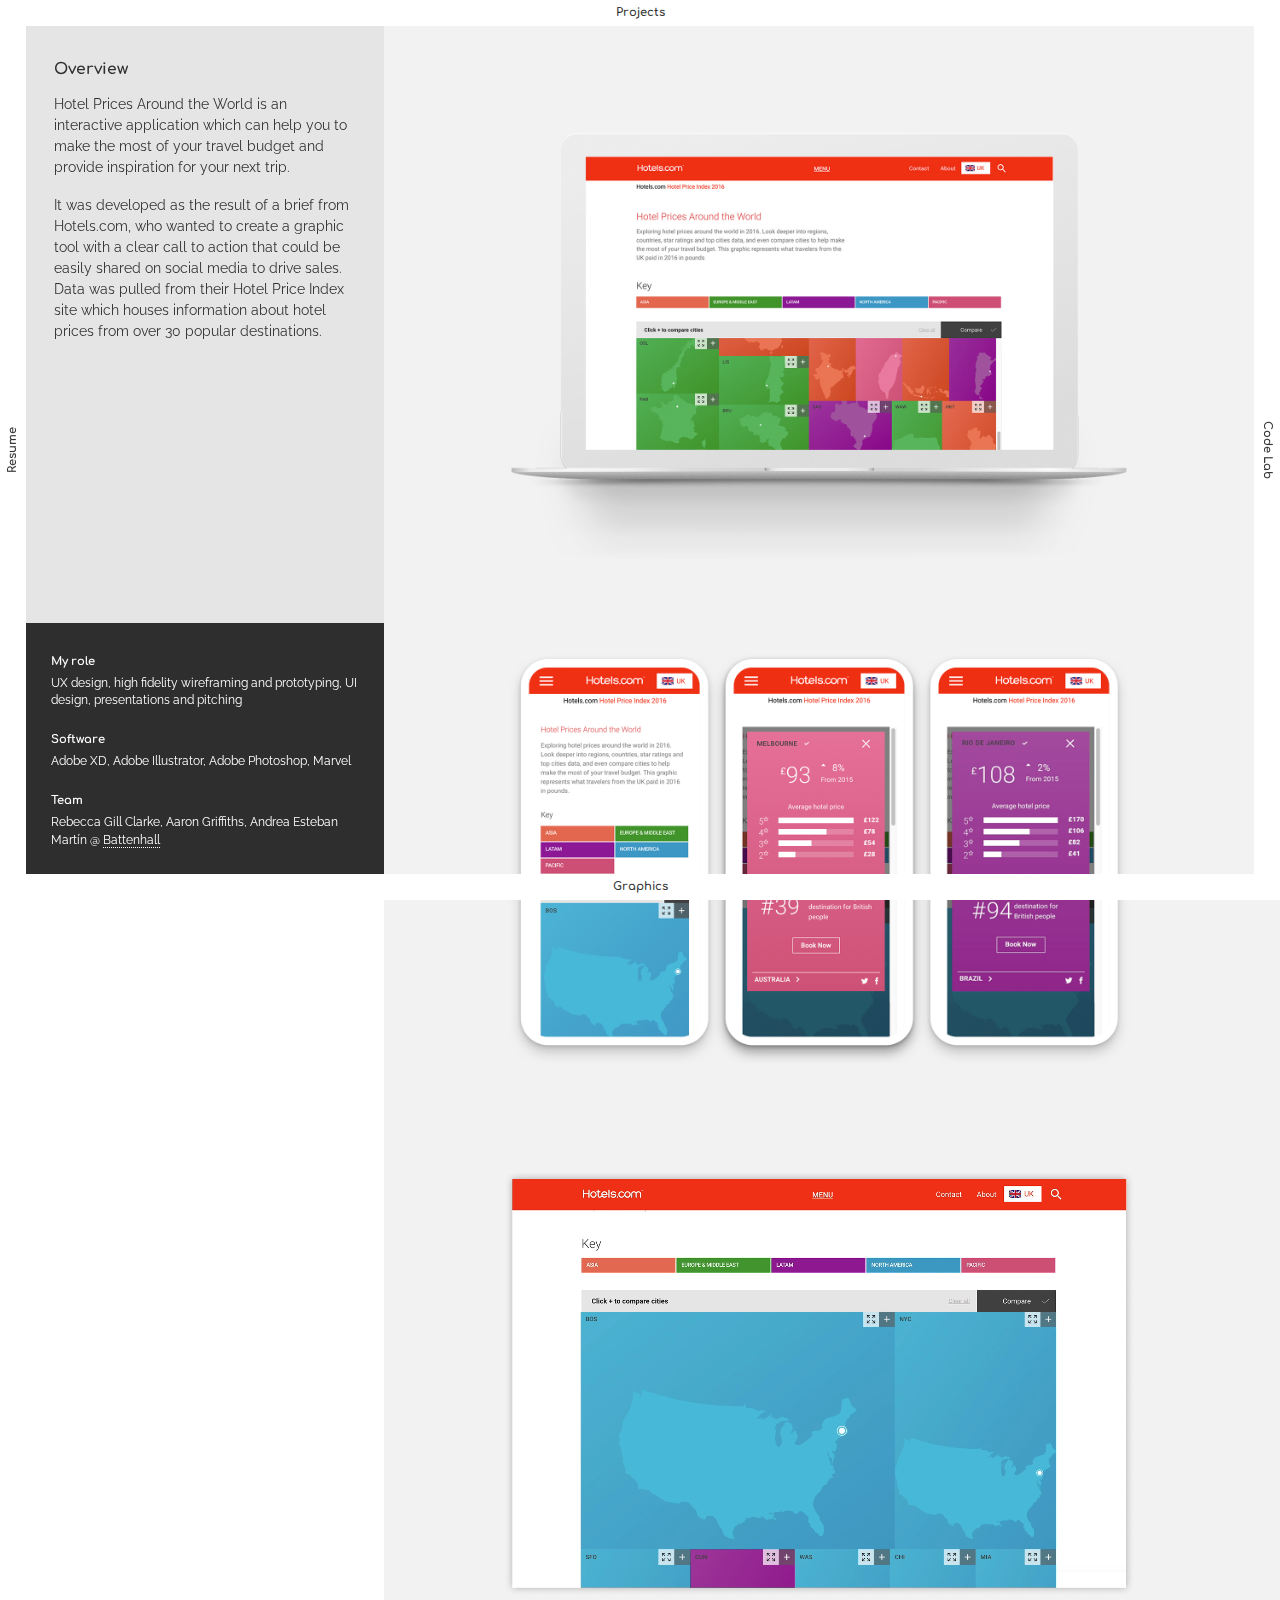
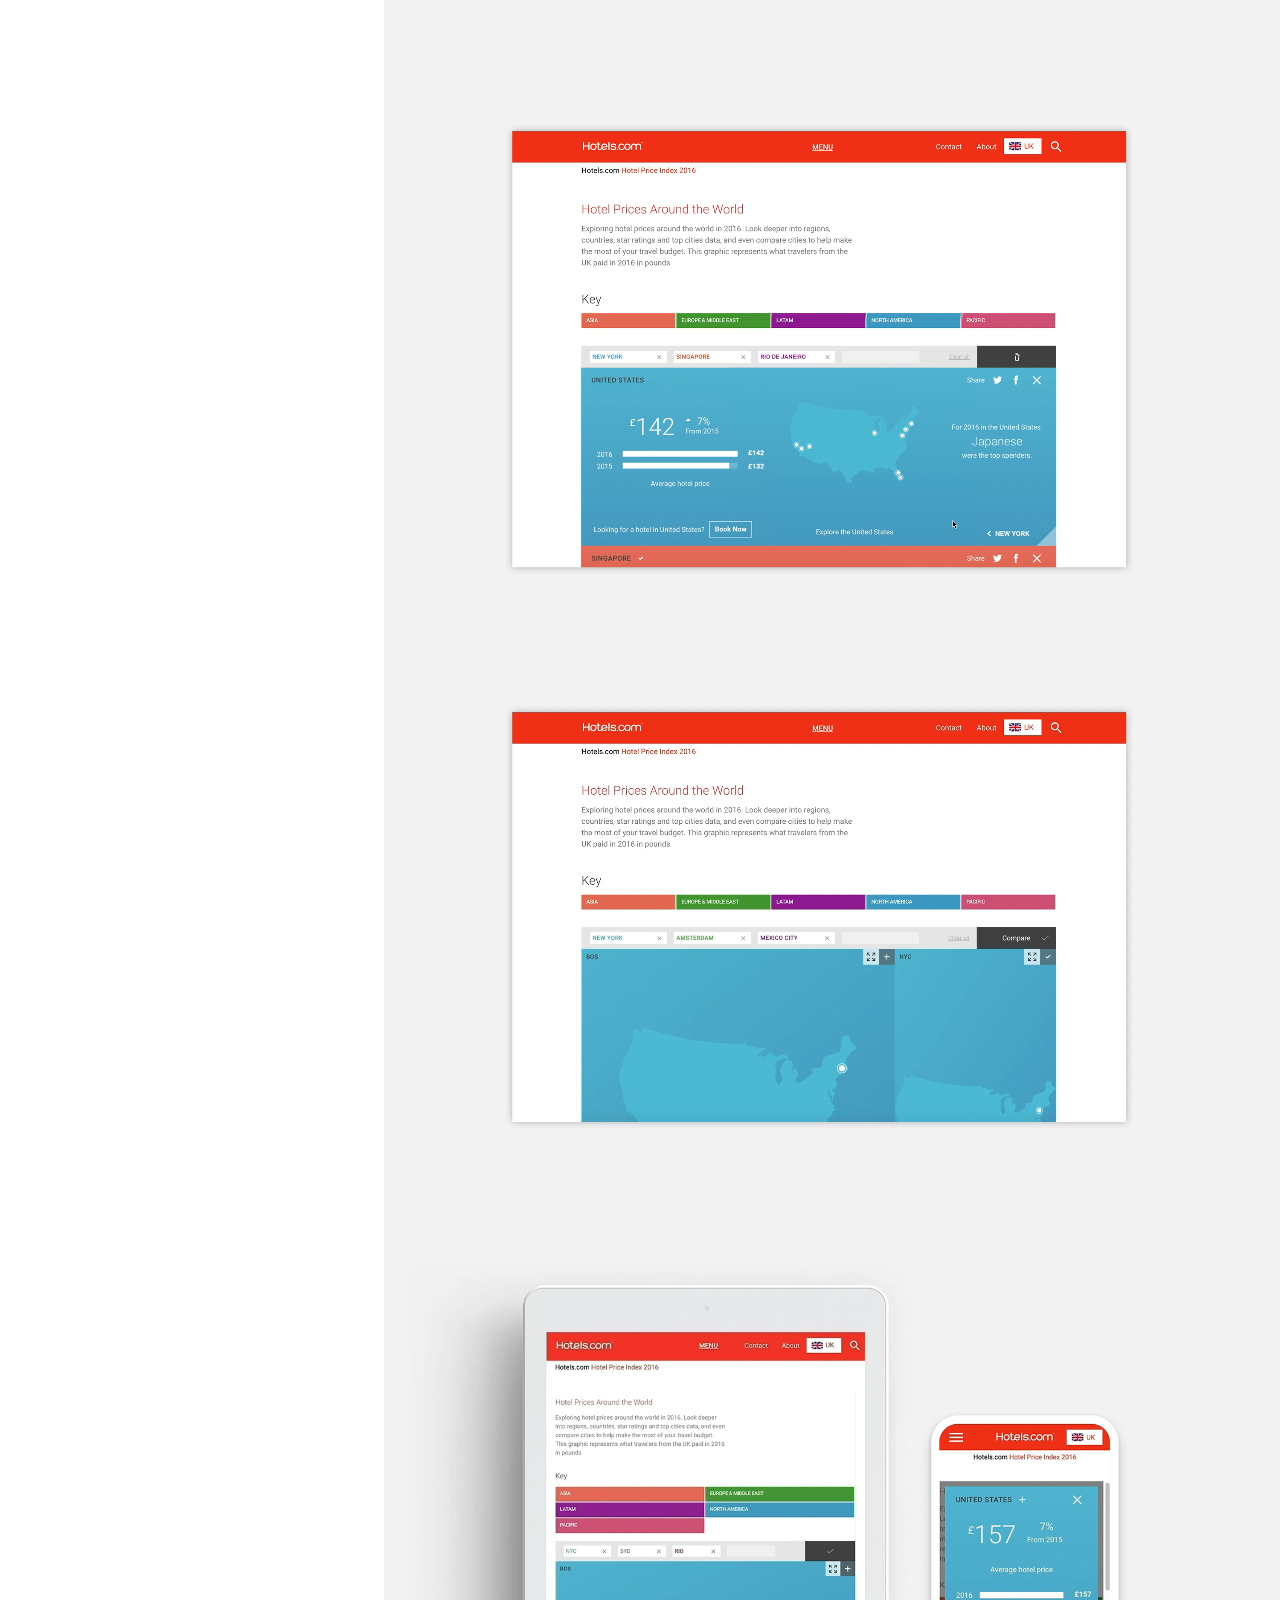
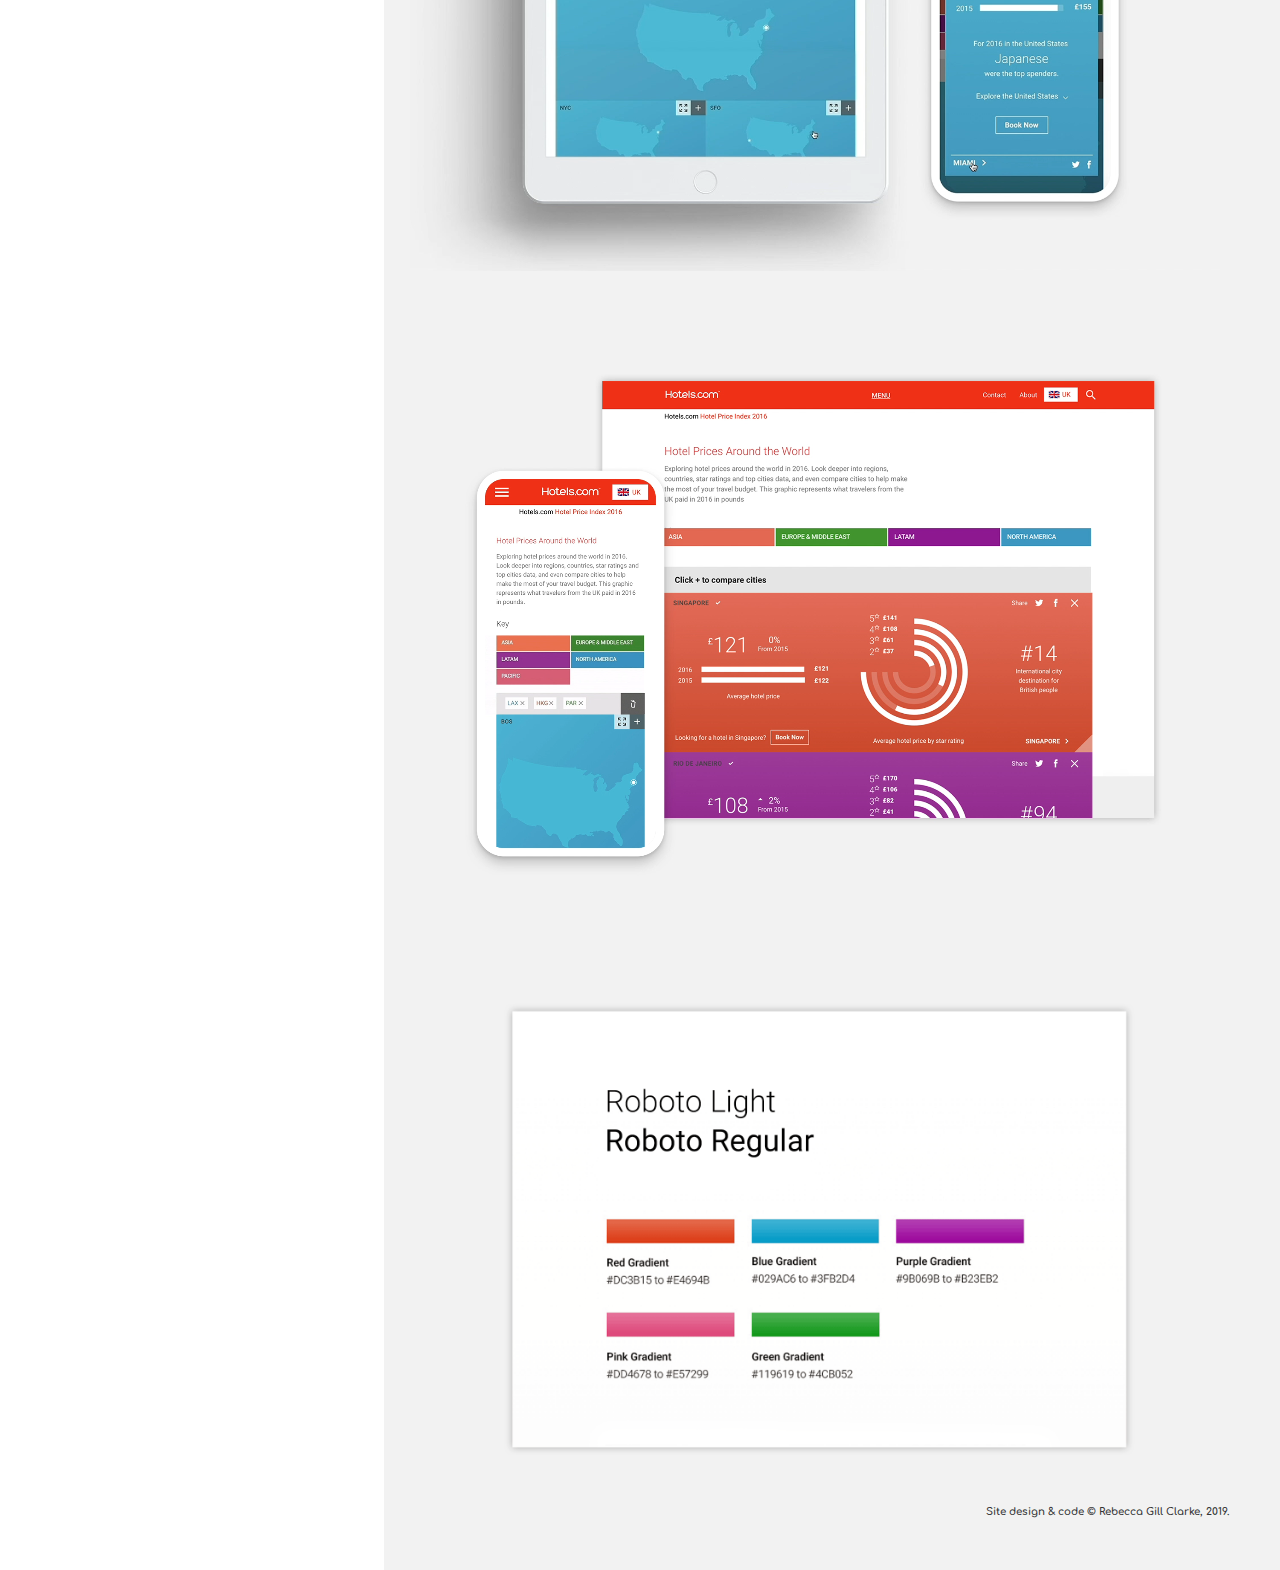
<file: hotel-prices.html>
<!DOCTYPE html>
<html>
  <head>
    <title>Hotel Prices Around the World</title>
	<link href="https://fonts.googleapis.com/css?family=Comfortaa:700|Raleway:300,400,500" rel="stylesheet">
    <link rel="stylesheet" type="text/css" href="./style/reset.css">
    <link rel="stylesheet" type="text/css" href="./style/style.css">
    <link rel="shortcut icon" type="image/x-icon" href="./style/img/madspesh_favicon.ico">
    <meta charset="UTF-8" name="viewport" content="width=device-width, initial-scale=1.0">
    
    <!-- Global site tag (gtag.js) - Google Analytics -->
	<script async src="https://www.googletagmanager.com/gtag/js?id=UA-108081562-2"></script>
	<script>
	  window.dataLayer = window.dataLayer || [];
	  function gtag(){dataLayer.push(arguments);}
	  gtag('js', new Date());

	  gtag('config', 'UA-108081562-2');
	</script>

  </head>
  <body>




  	<div class="navigation">
  		<div class="navigation_top">
  			<h4><a href="index.html">Projects</a></h4>
  		</div>
  		<div class="navigation_right">
  			<h4><a href="laboratory.html">Code Lab</a></h4>
  		</div>
   		<div class="navigation_bottom">
  			<h4><a href="graphics.html">Graphics</a></h4>
  		</div>
  		<div class="navigation_left">
  			<h4><a target="_blank" href="https://madspesh.me/style/img/RebeccaGillClarke_Resume.pdf">Resume</a></h4>
  		</div>
   	</div>




   	<div class="mobile">
   		<div class="mobile_centred">
			<p class="lab_title" style="text-align: center; font-size: 2.5em;">Welcome <span role="image" aria-label="wave">👋</span></p>
			<p class="main_description" style="text-align: center; font-size: 1.9em; line-height: 1.5em;">I'm still working on the mobile experience of my site, so please view on a desktop for now. Thank you for your patience!</p>
	  	</div>
  	</div>
  	



	<div class="container">

	  	<div class="column_container">
		  	<div class="project_blurb">
		  		<div id="project_description">
		  			<h3>Overview</h3>
				  	<p>Hotel Prices Around the World is an interactive application which can help you to make the most of your travel budget and provide inspiration for your next trip.</p>
				  	<hr>
				  	<p>It was developed as the result of a brief from Hotels.com, who wanted to create a graphic tool with a clear call to action that could be easily shared on social media to drive sales. Data was pulled from their Hotel Price Index site which houses information about hotel prices from over 30 popular destinations.</p>
			  	</div>
			  	<div class="project_title">
			  		<h4>My role</h4>
			  		<h5>UX design, high fidelity wireframing and prototyping, UI design, presentations and pitching</h5>
			  		<br>
			  		<h4>Software</h4>
			  		<h5>Adobe XD, Adobe Illustrator, Adobe Photoshop, Marvel</h5>
			  		<br>
			  		<h4>Team</h4>
			  		<h5>Rebecca Gill Clarke, Aaron Griffiths, Andrea Esteban Martín @ <a class="link_dotted_light" target="_blank" href="https://battenhall.net/">Battenhall</a></h5>
			  	</div>
			</div>




		  	<div class="project_blurb_empty">
			</div
			><div class="project_imagery">
		  		<div class="image_description">
		  			<h3>Overview</h3>
				  	<p>Hotel Prices Around the World is an interactive application which can help you to make the most of your travel budget and provide inspiration for your next trip.</p>
				  	<hr>
				  	<p>It was developed as the result of a brief from Hotels.com, who wanted to create a graphic tool with a clear call to action that could be easily shared on social media to drive sales. Data was pulled from their Hotel Price Index site which houses information about hotel prices from over 30 popular destinations.</p>
				</div>
				<div class="">
			  		<img src="./style/img/hotelprices_macbook.jpg" alt="Desktop View">
				</div>


		  		<div class="image_description">
		  			<h3>Challenge</h3>
				  	<p>Our challenge was to find a creative way of showcasing all of this information in a way that would engage rather than overwhelm the user. The product needed to be functional across all devices and able to be easily updated by the Hotels.com team.</p>
				  	<hr>
				  	<p>It also needed to be built and adapted for thirteen different countries, taking into account the varying data reports, language translations and currency exchange of each country.</p>
				</div>
			  	<div class="">
			  		<img src="./style/img/hotelprices_mobile_1.jpg" alt="Phone View">
			  	</div>


		  		<div class="image_description">
		  			<h3>Interface</h3>
				  	<p>On page load, users are presented with a colour-coded key which they can use to filter cities by regions such as Asia, Europe and North America. A comparison toolbar allows users to weigh up the price differences between up to four cities. Cities are added to the toolbar by clicking the plus icon.</p>
				  	<hr>
				  	<p>Next to the plus icon is an expand symbol which activates each city’s individual data card. The city squares are organised by average hotel price, with the most expensive city being the first and largest square.</p>
				</div>
			  	<div class="">
					<video autoplay="autoplay" loop="loop" class="video_1">
	            		<source src="./style/img/hotelprices_desktop_scroll.mp4" type="video/mp4">
	          			Your browser does not support the video tag.
	          		</video>
	   		  	</div>


		  		<div class="image_description">
		  			<h3>Cards</h3>
				  	<p>The expanded city data cards are actually double-sided, with city info on one side and country info on the other. The city side features useful stats such as average hotel price, average prices by star rating, and annual percentage rises/falls.</p>
				  	<hr>
				  	<p>The country side highlights hotel prices and percentage rises/falls of the overall country, but the desktop version also incorporates a map which users can hover over to explore other cities in that country. On mobile, the map is simplified to a dropdown menu.</p>
				</div>
				<div class="">
					<video autoplay="autoplay" loop="loop" class="video_1">
	            		<source src="./style/img/hotelprices_desktop_hover.mp4" type="video/mp4">
	          			Your browser does not support the video tag.
	          		</video>
	   		  	</div>


		  		<div class="image_description">
		  			<h3>Compare</h3>
				  	<p>The comparison bar allows users to view their chosen city cards in a scrollable list format. Individual cards can be removed from the list by clicking the X icon. Additionally, users can flip to the country side of their cards whilst still in comparison mode, and use the map to continue exploring other cities.</p>
				  	<hr>
				  	<p>To start over, the user can delete cards one-by-one or click the trash icon to return to the bar’s original state. The bar is preloaded with empty segments so the user knows how many cities they can compare.</p>
				</div>
				<div class="">
					<video autoplay="autoplay" loop="loop" class="video_1">
	            		<source src="./style/img/hotelprices_desktop_compare.mp4" type="video/mp4">
	          			Your browser does not support the video tag.
	          		</video>
	   		  	</div>


		  		<div class="image_description">
		  			<h3>Transitions</h3>
				  	<p>The data cards feature some interesting UI transitions; on desktop, the city side of the card swipes to the left and the country card slides in from the right, whilst on mobile the card literally flips over to reveal the country data on the other side.</p>
				  	<hr>
				  	<p>In comparison mode on mobile, we integrated a Tinder-style swiping transition which allows users to swipe left and right through their selection of cities, whilst still being able to flip cards over to view the country side if needed.</p>
				</div>
			  	<div class="">
					<video autoplay="autoplay" loop="loop" class="video_1">
	            		<source src="./style/img/hotelprices_video_3.mp4" type="video/mp4">
	          			Your browser does not support the video tag.
	          		</video>
	   		  	</div>


		  		<div class="image_description">
		  			<h3>Interactions</h3>
				  	<p>The comparison bar also uses sliding and fading transitions when adding cities, comparing and clearing the bar. These subtle animations help to enhance basic interactions and makes the user experience feel smoother.</p>
				  	<hr>
				  	<p>Classic bar charts were used to represent hotel price stats as well as more unusual visualisations, such as the circular graphic used for the ‘average hotel price by star rating’ data.</p>
				</div>
			  	<div class="">
					<video autoplay="autoplay" loop="loop" class="video_1">
	            		<source src="./style/img/hotelprices_video_4.mp4" type="video/mp4">
	          			Your browser does not support the video tag.
	          		</video>
	   		  	</div>


				<div class="image_description">
		  			<h3>Design Guide</h3>
				  	<p>We selected five hues from the Hotels.com brand palette to create the regional colour-coded key. Each region’s colour is used boldly across the interactive, from the individual city squares to the data cards, in order to create an easily understood visual system.</p>
				  	<hr>
				  	<p>The city squares use a diagonal gradient to allow cities from the same region to sit next to each other without blending into one block. We adhered to brand guidelines by using Roboto as our chosen typeface, but we designed a unique icon set and vector maps for each city.</p>
				</div>
			  	<div class="">
			  		<img src="./style/img/hotelprices_styleguide.gif" alt="Design Guide">
			  	</div>


			  	<br>


			  	<div class="copyright_right_align">
			  		<h6>Site design & code © Rebecca Gill Clarke, 2019.</h6>
			  	</div>
		  	</div>
		</div>

	<div class="container">




  <script src="js/jquery-3.3.1.min.js"></script>
  <script src='js/script.js'></script>
  </body>
 </html>
</file>
<file: style/style.css>
/*	-------------	FONTS	-------------	*/

html {
	font-size: calc(0.4em + 0.5vw);
	background-color: rgba(0, 0, 0, 0.8);
}

body {
	font-family: 'Raleway', sans-serif;
	font-weight: 400;
	font-size: 1em;
	line-height: 1.4em;
	color: rgba(0, 0, 0, 0.8);
	background-color: rgba(255, 255, 255, 1);
}

.italic {
	font-style: italic;
}

h1 {
	font-family: 'Comfortaa', sans-serif;
	font-weight: 400;
	font-size: 3.4em;
	line-height: 1.5em;
}

h2 {
	font-family: 'Comfortaa', sans-serif;
	font-weight: 400;
	font-size: 2em;
	line-height: 1.5em;
}

h3 {
	font-family: 'Comfortaa', sans-serif;
	font-weight: 700;
	font-size: 1.1em;
	line-height: 2em;
	padding-bottom: 0.6em;
}

h4 {
	font-family: 'Comfortaa', sans-serif;
	font-weight: 700;
	font-size: 0.9em;
	line-height: 2.25em;
}

h5 {
	font-family: 'Raleway', sans-serif;
	font-weight: 400;
	font-size: 0.9em;
	line-height: 1.5em;
}

h6 {
	font-family: 'Comfortaa', sans-serif;
	font-weight: 700;
	font-size: 0.8em;
	line-height: 1.5em;
}

.main_description {
	font-size: 1.2em;
	line-height: 1.5em;
	padding-top: 0.4em;
}

.overlay_title {
    font-family: 'Comfortaa', sans-serif;
	font-weight: 400;
	font-size: 2.5em;
	line-height: 1.5em;
}

.overlay_description {
	font-family: 'Raleway', sans-serif;
	font-weight: 400;
	font-size: 1.5em;
	line-height: 1.6em;
}

.main_about_title {
	font-family: 'Comfortaa', sans-serif;
	font-weight: 400;
	font-size: 1.5em;
	line-height: 3em;
}

.lab_title {
	font-family: 'Comfortaa', sans-serif;
	font-weight: 400;
	font-size: 1.5em;
	line-height: 1.7em;
}


/*	-------------	LINKS	-------------	*/

a {
	text-decoration: none;
	color: rgba(0, 0, 0, 0.8);
	cursor: pointer;
}

a:hover {
	color: rgba(0, 0, 0, 0.3);
	cursor: pointer;
}

a.link_dotted_light {
	color: rgba(255, 255, 255, 1);
	text-decoration: none;
	border-bottom: 1px dotted currentColor;
	cursor: pointer;
}

a.link_dotted_light:hover {
	color: rgba(255, 255, 255, 0.5);
	text-decoration: none;
	border-bottom: 1px dotted currentColor;
	cursor: pointer;
}

a.link_dotted_dark {
	color: rgba(0, 0, 0, 0.8);
	text-decoration: none;
	border-bottom: 1px dotted currentColor;
	cursor: pointer;
}

a.link_dotted_dark:hover {
	color: rgba(0, 0, 0, 0.3);
	text-decoration: none;
	border-bottom: 1px dotted currentColor;
	cursor: pointer;
}

a.link_project_1 {
	text-decoration: none;
	border-bottom: 2px dotted currentColor;
	cursor: pointer;
}

a.link_project_1:hover {
	color: #FF245E;
	cursor: pointer;
}

a.link_project_2 {
	text-decoration: none;
	border-bottom: 2px dotted currentColor;
	cursor: pointer;
}

a.link_project_2:hover {
	color: #029AC6;
	cursor: pointer;
}

a.link_project_3 {
	text-decoration: none;
	border-bottom: 2px dotted currentColor;
	cursor: pointer;
}

a.link_project_3:hover {
	color: #D42D17;
	cursor: pointer;
}

.lab_title_link {
	font-family: 'Comfortaa', sans-serif;
	font-weight: 400;
	font-size: 1.5em;
	line-height: 1.7em;	text-decoration: none;
	border-bottom: 1.5px dotted currentColor;
	cursor: pointer;
}


/*	-------------	BUTTONS	-------------	*/


.btn {
	border: none;
	font-family: 'Comfortaa', sans-serif;
	font-weight: 400;
	font-size: 1.5em;
	line-height: 1.7em;
	color: rgba(0, 0, 0, 0.8);
	background: none;
	cursor: pointer;
	padding: 14px 24px;
	display: inline-block;
	outline: none;
	position: relative;
	-webkit-transition: all 0.3s;
	-moz-transition: all 0.3s;
	transition: all 0.3s;
}

.btn-1 {
	border: 2px solid rgba(0, 0, 0, 0.8);
	color: rgba(0, 0, 0, 0.8);
}

.btn-1a:hover,
.btn-1a:active {
	color: #ffffff;
	background: rgba(0, 0, 0, 0.8);
}


/*	-------------	NAVIGATION	-------------	*/

.navigation_top {
	width: 100%;
	height: 2em;
	text-align: center;
	background-color: rgba(255, 255, 255, 1);
	position: fixed;
	z-index: 100;
}

.navigation_right {
	width: 100vh;
	height: 2em;
	text-align: center;
	background-color: rgba(255, 255, 255, 1);
    transform: rotate(90deg);
    transform-origin: left top;
	left: 100%;
	position: fixed;
	z-index: 100;
}

.navigation_bottom {
	width: 100%;
	height: 2em;
	text-align: center;
	background-color: rgba(255, 255, 255, 1);
	bottom: 0;
	position: fixed;
	z-index: 100;
}

.navigation_left {
	width: 100vh;
	height: 2em;
	text-align: center;
	background-color: rgba(255, 255, 255, 1);
    transform: rotate(-90deg);
    transform-origin: right top;
	right: 100%;
	position: fixed;
	z-index: 100;
}


/*	-------------	MISCELLANEOUS	-------------	*/

.mobile {
	background-color: rgba(255, 255, 255, 1);
    position: absolute;
	height: 100%;
	width: 100%;
    z-index: 99;
    display: none;
}

.mobile_centred {
    position: absolute;
    width: 45%;
    top: 50%;
    left: 50%;
    margin-right: -50%;
    transform: translate(-50%, -50%);
}

hr {
	height: 0;
	visibility: hidden;
}

.column_container {
	width: 100%;
	display: block;
}

.column_quarter {
	width: 25%;
	display: inline-block;
}

.column_half {
	width: 50%;
	display: inline-block;
    vertical-align: top;
}

.column_three_quarters {
	width: 75%;
	display: inline-block;
    vertical-align: top;
}

.column_third {
	width: 33.33%;
	display: inline-block;
    vertical-align: top;
    line-height: 0;
}

.column_two_thirds {
	width: 66.66%;
	display: inline-block;
    vertical-align: top;
    line-height: 0;
}

.copyright_right_align {
	text-align: right;
	bottom: 4em;
	right: 4em;
	position: absolute;
}

.copyright_left_align {
	text-align: left;
	bottom: 4em;
	left: 4em;
	position: absolute;
}


/*	-------------	CSS GRID	-------------	*/

.grid_container {
	display: grid;
	grid-template-columns: 1fr 1fr 1fr 1fr;
	grid-template-rows: auto;
	grid-column-gap: 0;
    grid-row-gap: 0;
	grid-template-areas: 
    "large1 large1 small1a small1b"
    "large1 large1 large2 large2"
    "small2a small2b large2 large2"
    "large3 large3 small3a small3b"
    "large3 large3 large4 large4"
    "small4a small4b large4 large4";
}

.grid_large_1 {
	background-image: url("./img/actiontime_UI_2.png");
    background-color: rgba(255, 255, 255, 0.6);
	background-position: center;
	background-repeat: no-repeat;
  	background-size: cover;
  	height: 100vh;
	grid-area: large1;
}

.grid_large_1:hover .overlay {
	transform: translateY(0px);
    opacity: 0.9;
    background-color: rgba(255, 36, 94, 1);
}

.grid_large_2 {
	background-image: url("./img/perfectweekend_image_2.png");
    background-color: rgba(255, 255, 255, 1);
	background-position: center;
	background-repeat: no-repeat;
  	background-size: cover;
  	height: 100vh;
	grid-area: large2;
}

.grid_large_2:hover .overlay {
	transform: translateY(0px);
    opacity: 0.9;
    background-color: rgba(38, 38, 38, 1);
}

.grid_large_3 {
	background-image: url("./img/sensibleportions_image_1.png");
    background-color: rgba(255, 255, 255, 1);
	background-position: center;
	background-repeat: no-repeat;
  	background-size: cover;
  	height: 100vh;
	grid-area: large2;
}

.grid_large_3:hover .overlay {
	transform: translateY(0px);
    opacity: 0.9;
    background-color: rgba(23, 111, 176, 1);
}

.grid_large_4 {
	background-image: url("./img/hotelprices_image_3.png");
    background-color: rgba(255, 255, 255, 0.6);
	background-position: center;
	background-repeat: no-repeat;
  	background-size: cover;
  	height: 100vh;
	grid-area: large2;
}

.grid_large_4:hover .overlay {
	transform: translateY(0px);
    opacity: 0.9;
    background-color: rgba(220, 59, 21, 1);
}

.grid_small_1a {
	grid-area: small1a;
  	height: 50vh;
  	overflow: hidden;
}

.grid_small_1a:hover .grid_small_1a_image,
.grid_small_1a:focus .grid_small_1a_image {
	transform: scale(1.1);
}

.grid_small_1a_image {
	background-image: url("./img/actiontime_gif_2.gif");
	background-position: center;
	background-repeat: no-repeat;
  	background-size: cover;
  	height: 100%;
  	width: 100%;
    -webkit-transition: all .5s;
    -moz-transition: all .5s;
    -o-transition: all .5s;
    transition: all .5s;
}

.grid_small_1b {
	grid-area: small1b;
  	height: 50vh;
  	overflow: hidden;
}

.grid_small_1b:hover .grid_small_1b_image,
.grid_small_1b:focus .grid_small_1b_image {
	transform: scale(1.1);
}

.grid_small_1b_image {
	background-image: url("./img/actiontime_illustration.jpg");
	background-position: center;
	background-repeat: no-repeat;
  	background-size: cover;
  	height: 100%;
  	width: 100%;
    -webkit-transition: all .5s;
    -moz-transition: all .5s;
    -o-transition: all .5s;
    transition: all .5s;
}

.grid_small_2a {
	grid-area: small2a;
  	height: 50vh;
  	overflow: hidden;
}

.grid_small_2a:hover .grid_small_2a_image,
.grid_small_2a:focus .grid_small_2a_image {
	transform: scale(1.1);
}

.grid_small_2a_image {
	background-image: url("./img/perfectweekend_tablet_2.png");
	background-color: rgba(212, 45, 23, 1);
	background-position: center;
	background-repeat: no-repeat;
  	background-size: cover;
  	height: 100%;
  	width: 100%;
    -webkit-transition: all .5s;
    -moz-transition: all .5s;
    -o-transition: all .5s;
    transition: all .5s;
}

.grid_small_2b {
	grid-area: small2b;
  	height: 50vh;
  	overflow: hidden;
}

.grid_small_2b:hover .grid_small_2b_image,
.grid_small_2b:focus .grid_small_2b_image {
	transform: scale(1.1);
}

.grid_small_2b_image {
	background-image: url("./img/perfectweekend_mobile_1.png");
    background-color: rgba(255, 204, 153, 1);
	background-position: center;
	background-repeat: no-repeat;
  	background-size: cover;
  	height: 100%;
  	width: 100%;
    -webkit-transition: all .5s;
    -moz-transition: all .5s;
    -o-transition: all .5s;
    transition: all .5s;
}

.grid_small_3a {
	grid-area: small3a;
  	height: 50vh;
  	overflow: hidden;
}

.grid_small_3a:hover .grid_small_3a_image,
.grid_small_3a:focus .grid_small_3a_image {
	transform: scale(1.1);
}

.grid_small_3a_image {
	background-image: url("./img/sensibleportions_tablet_1.png");
    background-color: rgba(252, 209, 51, 1);
	background-position: center;
	background-repeat: no-repeat;
  	background-size: cover;
  	height: 100%;
  	width: 100%;
    -webkit-transition: all .5s;
    -moz-transition: all .5s;
    -o-transition: all .5s;
    transition: all .5s;
}

.grid_small_3b {
	grid-area: small3b;
  	height: 50vh;
  	overflow: hidden;
}

.grid_small_3b:hover .grid_small_3b_image,
.grid_small_3b:focus .grid_small_3b_image {
	transform: scale(1.1);
}

.grid_small_3b_image {
	background-image: url("./img/sensibleportions_mobile_1.png");
    background-color: rgba(109, 190, 69, 1);
	background-position: center;
	background-repeat: no-repeat;
  	background-size: cover;
  	height: 100%;
  	width: 100%;
    -webkit-transition: all .5s;
    -moz-transition: all .5s;
    -o-transition: all .5s;
    transition: all .5s;
}

.grid_small_4a {
	grid-area: small4a;
  	height: 50vh;
  	overflow: hidden;
}

.grid_small_4a:hover .grid_small_4a_image,
.grid_small_4a:focus .grid_small_4a_image {
	transform: scale(1.1);
}

.grid_small_4a_image {
	background-image: url("./img/hotelprices_gif_1.gif");
	background-position: center;
	background-repeat: no-repeat;
  	background-size: cover;
  	height: 100%;
  	width: 100%;
    -webkit-transition: all .5s;
    -moz-transition: all .5s;
    -o-transition: all .5s;
    transition: all .5s;
}

.grid_small_4b {
	grid-area: small4b;
  	height: 50vh;
  	overflow: hidden;
}

.grid_small_4b:hover .grid_small_4b_image,
.grid_small_4b:focus .grid_small_4b_image {
	transform: scale(1.1);
}

.grid_small_4b_image {
	background-image: url("./img/hotelprices_desktop_2.jpg");
	background-position: center;
	background-repeat: no-repeat;
  	background-size: cover;
  	height: 100%;
  	width: 100%;
    -webkit-transition: all .5s;
    -moz-transition: all .5s;
    -o-transition: all .5s;
    transition: all .5s;
}

.overlay {
  	display: block;
    top: 40%;
    color: white;
    opacity: 0;
    transition: all .3s ease;
    height: 100vh;
    padding: 4em;
    box-sizing: border-box;
}

.overlay_read_more {
	bottom: 4em;
	position: absolute;
	font-family: 'Raleway', sans-serif;
	font-weight: 400;
	font-size: 1.5em;
	line-height: 1.6em;
}


/*	-------------	MAIN PAGE SECTION	-------------	*/

.main {
	background-color: rgba(0, 0, 0, 0.1);
	width: 100%;
/*	height: 100vh;*/
	padding: 6em;
	box-sizing: border-box;
}

.main_intro {
	width: 85%;
	padding-bottom: 8em;
}

.main_projects {
	list-style: none;
	z-index: 100;
	display: block;
}

.main_projects_link {
	margin-top: 2em;
	margin-bottom: 2em;
}

.main_project_1:hover>.main_image_1 { 
	display: block;
}

.main_image_1 {
	width: 40%;
	height: auto;
	position: absolute;
	top: 30%;
	left: 70%;
	transform: translateX(-50%);
	display: none;
	z-index: 10;
}


/*	-------------	ABOUT	-------------	*/

.about {
	background-color: rgba(0, 0, 0, 0.1);
	width: 100%;
	height: 100vh;
	box-sizing: border-box;
	position: relative;
	padding-left: 4em;
	padding-right: 4em;
	display: block;
}

.about_blurb {
	position: absolute;
	z-index: 90;
	width: 90%;
}

.about_image_empty {
	width: 50%;
	box-sizing: border-box;
	display: inline-block;
}

.about_image {
	width: 50%;
	z-index: 1;
	padding-left: 2em;
	padding-top: 6em;
}

.about_description {
	width: 50%;
	box-sizing: border-box;
	display: inline-block;
	padding-right: 8em;
	padding-top: 12em;
}


/*	-------------	PROJECT PAGE SECTION	-------------	*/

.project_blurb {
	background-color: rgba(0, 0, 0, 0.1);
	width: 30%;
	height: 100%;
	position: fixed;
	padding-top: 2em;
	padding-bottom: 2em;
	padding-left: 2em;
	box-sizing: border-box;
	z-index: 90;
}

.project_blurb_empty {
	width: 30%;
	height: 100vh;
	vertical-align: top;
	display: inline-block;
}

#project_description {
	padding: 2em;
	position: absolute;
	font-size: 1.1em;
	line-height: 1.5em;
}

.project_title {
	background-color: rgba(0, 0, 0, 0.8);
	padding: 2em;
	position: absolute;
	bottom: 2em;
	color: rgba(255, 255, 255, 1);
}

.project_imagery {
	background-color: rgba(0, 0, 0, 0.05);
	width: 70%;
	height: 100%;
	padding-left: 2em;
	padding-right: 4em;
	padding-bottom: 4em;
	box-sizing: border-box;
	vertical-align: top;
	display: inline-block;
	position: relative;
}


/*	-------------	PROJECTS	-------------	*/

.image_description {
	visibility: hidden;
	text-align: center;
	font-size: 0.1em;
	color: rgba(0, 0, 0, 0.05);
}

.image_padding {
	padding-top: 4em;
	padding-bottom: 4em;
}

.video_1 {
	width: 100%    !important;
	height: auto   !important;
	align-content: center;
}

img {
	width: 100%;
  	height: auto;
}

.invision_1 {
	height: 100vh;
	position: relative;
}

iframe {
    margin: 0 auto;
	display: block;
	top: -15%;
	left: 0;
	width: 100%;
	position: absolute;
}


/*	-------------	GRAPHICS PAGE SECTION	-------------	*/

.graphics {
	width: 100%;
	position: relative;
}

.graphics_blurb {
	background-color: rgba(0, 0, 0, 0.1);
	width: 30%;
	height: 100%;
	right: 0;
	position: fixed;
	padding-top: 2em;
	padding-bottom: 2em;
	box-sizing: border-box;
	z-index: 90;
}

#graphic_description {
	padding: 2em;
	padding-right: 4em;
	position: relative;
	font-size: 1.1em;
	line-height: 1.5em;
}

.graphic_title {
	background-color: rgba(0, 0, 0, 0.8);
	padding: 2em;
	padding-right: 4em;
	position: relative;
	color: rgba(255, 255, 255, 1);
}

.graphics_imagery {
	background-color: rgba(0, 0, 0, 0.05);
	width: 70%;
	height: 100%;
	padding-left: 4em;
	padding-right: 2em;
	padding-bottom: 4em;
	box-sizing: border-box;
	vertical-align: top;
	display: inline-block;
	position: relative;
}

.graphics_padding {
	padding-top: 4em;
	padding-bottom: 4em;
}


/*	-------------	LABORATORY PAGE SECTION	-------------	*/

.lab_blurb {
	background-color: rgba(0, 0, 0, 0.1);
	height: 100%;
	padding: 6em;
	box-sizing: border-box;
}

.lab_project_dark {
	background-color: rgba(0, 0, 0, 0.1);
	height: 100%;
	padding: 6em;
	box-sizing: border-box;
}

.lab_project_light {
	background-color: rgba(0, 0, 0, 0.05);
	height: 100%;
	padding: 6em;
	box-sizing: border-box;
}

.lab_project_description {
	padding-right: 4em;
	box-sizing: border-box;
}

.lab_blurb_description {
	padding-right: 11em;
	padding-left: 2em;
	box-sizing: border-box;
}
</file>
